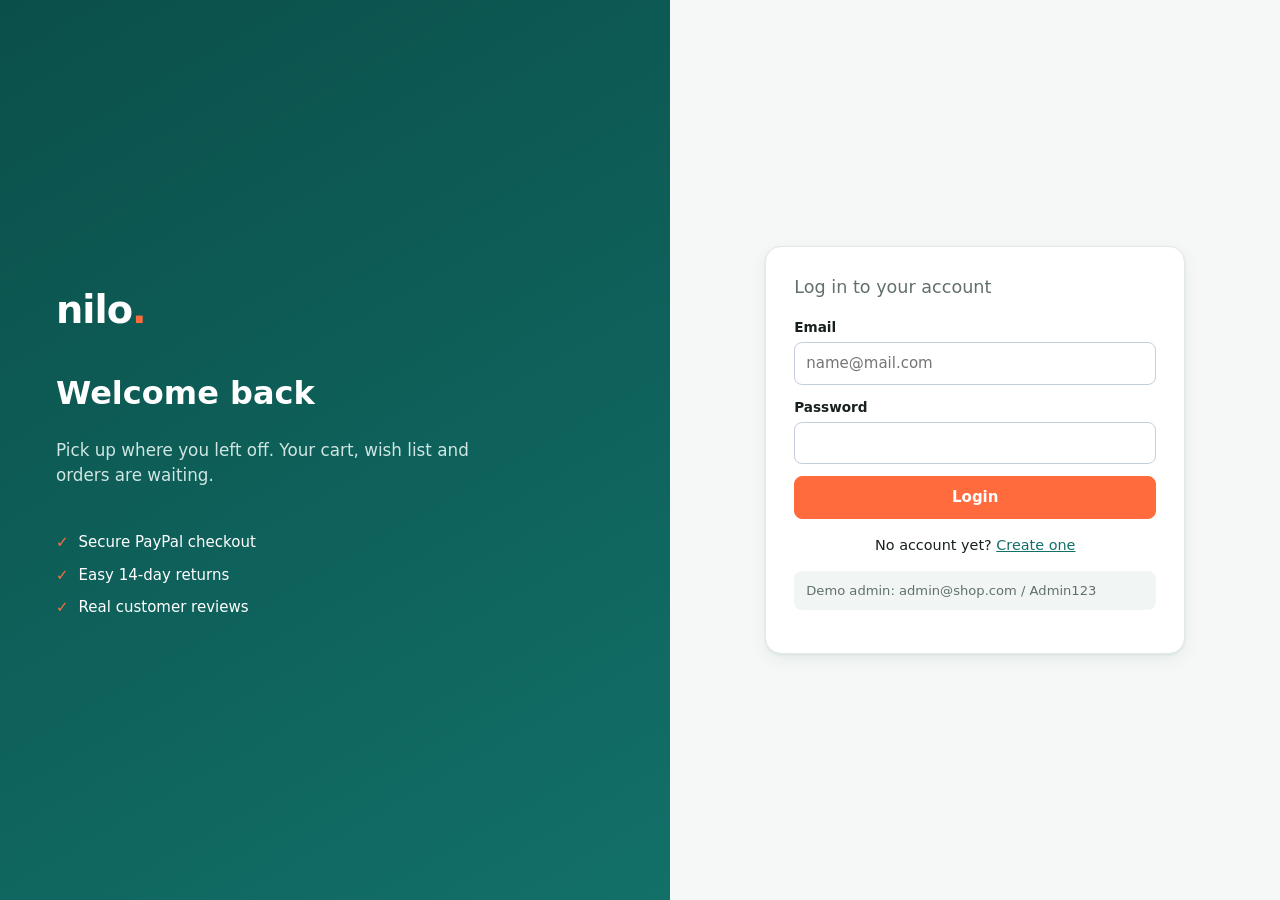
<file: index.html>
<!DOCTYPE html>
<html lang="en">
<head>
  <meta charset="UTF-8" />
  <meta name="viewport" content="width=device-width, initial-scale=1" />
  <title>Nilo</title>
</head>
<body>
  <p>Loading... <a href="login.html">Continue to Nilo</a></p>
  <script>
    // Logged in? Go to your home page. Otherwise go to the login page.
    var target = "login.html";
    try {
      var u = JSON.parse(localStorage.getItem("currentUser"));
      if (u && u.role) target = u.role === "admin" ? "admin-products.html" : "shop.html";
    } catch (e) {}
    location.replace(target);
  </script>
</body>
</html>
</file>
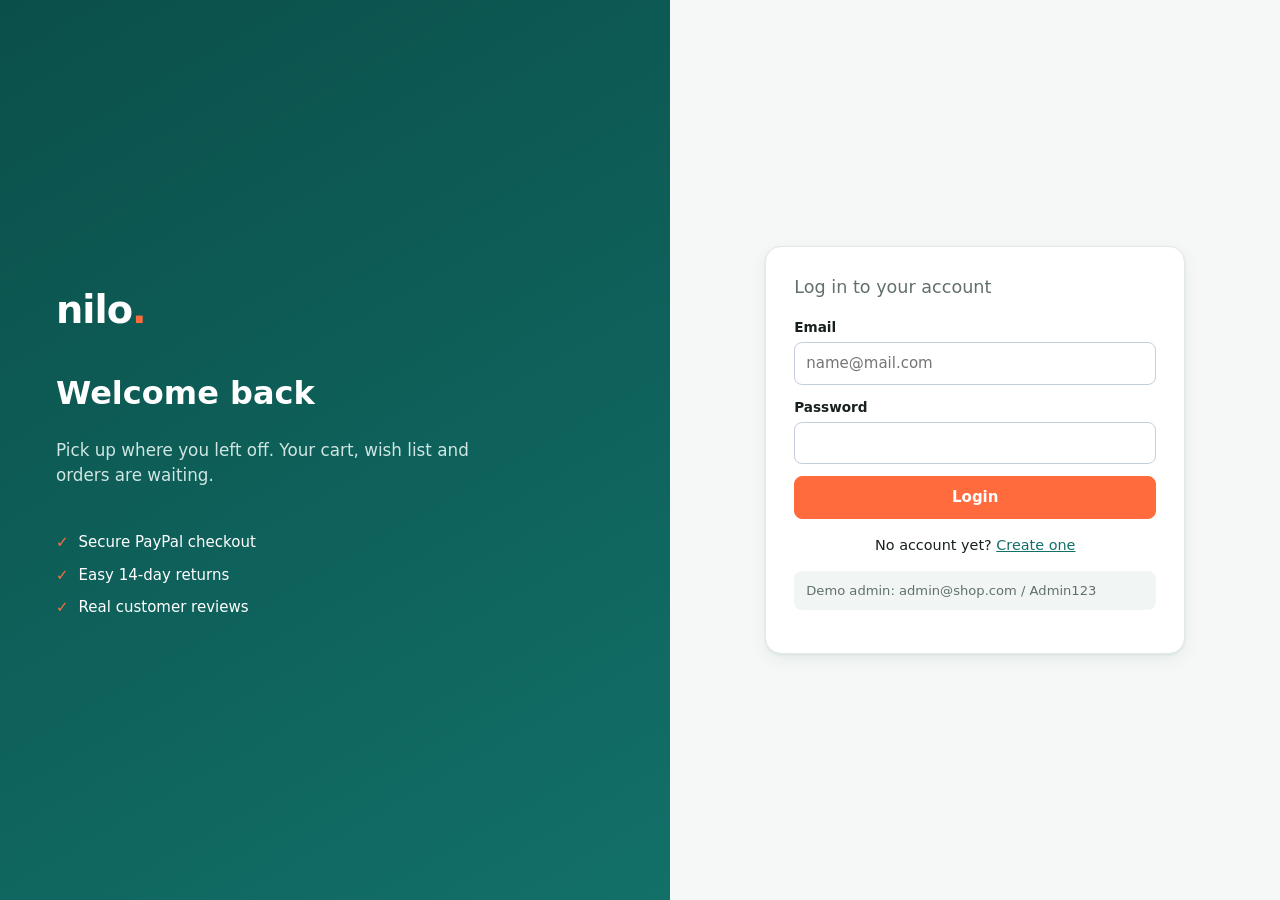
<file: admin-admins.html>
<!DOCTYPE html>
<html lang="en">
<head>
  <meta charset="UTF-8" />
  <meta name="viewport" content="width=device-width, initial-scale=1" />
  <title>Admins · Nilo Admin</title>
  <link rel="icon" href="data:image/svg+xml,%3Csvg xmlns='http://www.w3.org/2000/svg' viewBox='0 0 64 64'%3E%3Crect width='64' height='64' rx='14' fill='%230b4f4a'/%3E%3Ctext x='30' y='45' font-size='40' font-family='Arial' font-weight='700' text-anchor='middle' fill='white'%3En%3C/text%3E%3Ccircle cx='47' cy='43' r='4.5' fill='%23ff6b3d'/%3E%3C/svg%3E" />
  <link rel="stylesheet" href="css/style.css" />
</head>
<body>
  <div id="navbar"></div>
  <main class="container">
    <div class="page-head"><h1>Admins</h1></div>

    <section class="card">
      <h2>Add another admin</h2>
      <form id="admin-form" novalidate>
        <div class="form-grid">
          <div class="field">
            <label for="name">Full name</label>
            <input id="name" />
            <small class="error" id="error-name"></small>
          </div>
          <div class="field">
            <label for="email">Email</label>
            <input id="email" />
            <small class="error" id="error-email"></small>
          </div>
          <div class="field">
            <label for="password">Password</label>
            <input id="password" type="password" autocomplete="new-password" />
            <small class="error" id="error-password"></small>
          </div>
          <div class="field">
            <label for="confirm">Confirm password</label>
            <input id="confirm" type="password" autocomplete="new-password" />
            <small class="error" id="error-confirm"></small>
          </div>
        </div>
        <p id="form-msg" class="msg" style="margin-top:12px"></p>
        <div class="form-actions"><button type="submit" class="btn btn-primary">Add admin</button></div>
      </form>
    </section>

    <div class="table-wrap">
      <table>
        <thead><tr><th>ID</th><th>Name</th><th>Email</th></tr></thead>
        <tbody id="rows"></tbody>
      </table>
    </div>
  </main>

  <script src="js/core/ui.js"></script>
  <script src="js/core/db.js"></script>
  <script src="js/core/auth.js"></script>
  <script src="js/core/validators.js"></script>
  <script src="js/pages/admin-admins.js"></script>
</body>
</html>
</file>
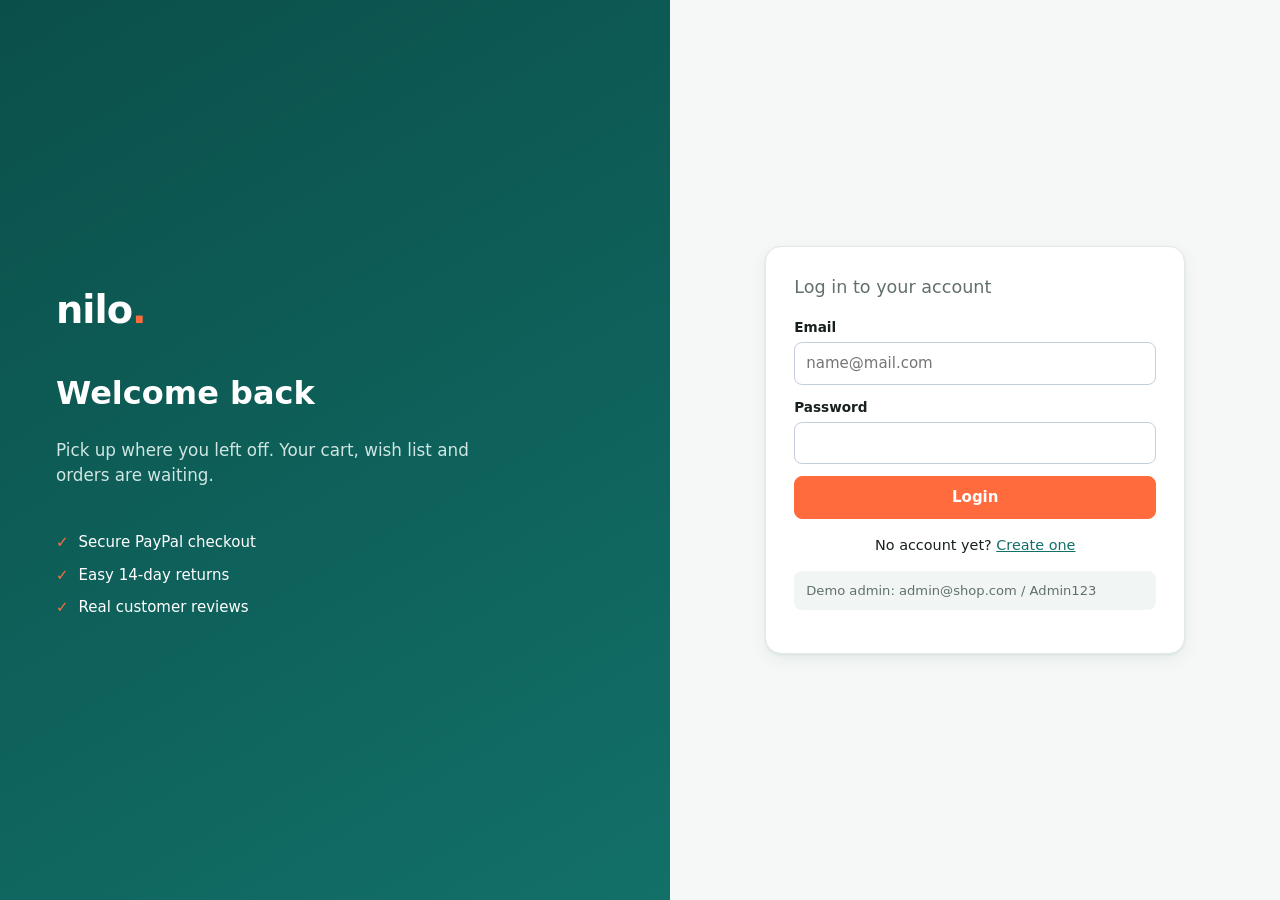
<file: admin-categories.html>
<!DOCTYPE html>
<html lang="en">
<head>
  <meta charset="UTF-8" />
  <meta name="viewport" content="width=device-width, initial-scale=1" />
  <title>Categories · Nilo Admin</title>
  <link rel="icon" href="data:image/svg+xml,%3Csvg xmlns='http://www.w3.org/2000/svg' viewBox='0 0 64 64'%3E%3Crect width='64' height='64' rx='14' fill='%230b4f4a'/%3E%3Ctext x='30' y='45' font-size='40' font-family='Arial' font-weight='700' text-anchor='middle' fill='white'%3En%3C/text%3E%3Ccircle cx='47' cy='43' r='4.5' fill='%23ff6b3d'/%3E%3C/svg%3E" />
  <link rel="stylesheet" href="css/style.css" />
</head>
<body>
  <div id="navbar"></div>
  <main class="container">
    <div class="page-head"><h1>Categories</h1></div>

    <section class="card">
      <h2 id="form-title">Add category</h2>
      <form id="category-form" novalidate>
        <div class="form-grid">
          <div class="field">
            <label for="name">Name</label>
            <input id="name" />
            <small class="error" id="error-name"></small>
          </div>
          <div class="field full">
            <label for="description">Description (optional)</label>
            <textarea id="description"></textarea>
            <small class="error" id="error-description"></small>
          </div>
        </div>
        <p id="error-form" class="msg" style="margin-top:12px"></p>
        <div class="form-actions">
          <button type="submit" class="btn btn-primary" id="save-btn">Save category</button>
          <button type="button" class="btn" id="cancel-btn" hidden>Cancel edit</button>
        </div>
      </form>
    </section>

    <div class="table-wrap">
      <table>
        <thead><tr><th>ID</th><th>Name</th><th>Description</th><th class="num">Products</th><th></th></tr></thead>
        <tbody id="rows"></tbody>
      </table>
    </div>
  </main>

  <script src="js/core/ui.js"></script>
  <script src="js/core/db.js"></script>
  <script src="js/core/auth.js"></script>
  <script src="js/pages/admin-categories.js"></script>
</body>
</html>
</file>
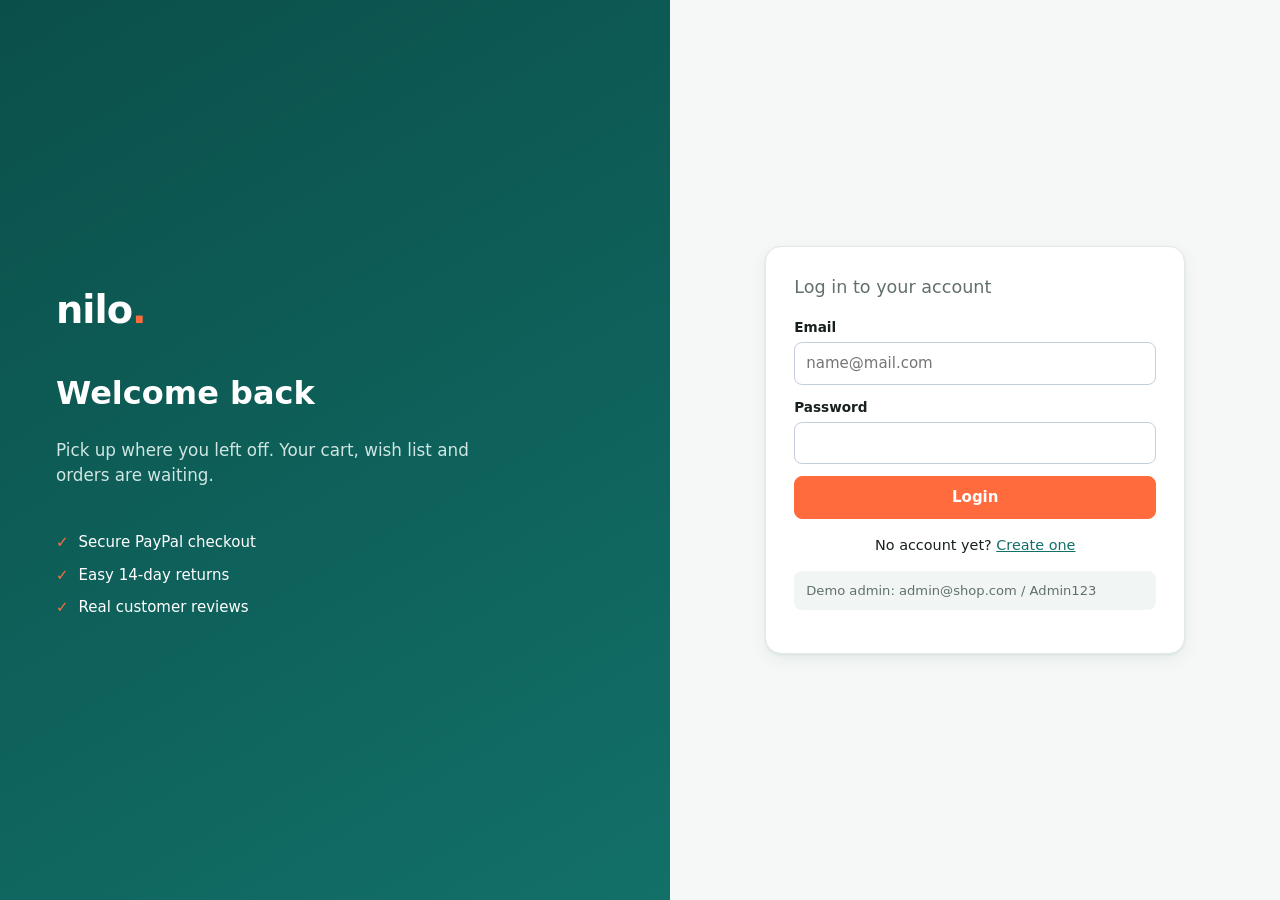
<file: admin-orders.html>
<!DOCTYPE html>
<html lang="en">
<head>
  <meta charset="UTF-8" />
  <meta name="viewport" content="width=device-width, initial-scale=1" />
  <title>Orders · Nilo Admin</title>
  <link rel="icon" href="data:image/svg+xml,%3Csvg xmlns='http://www.w3.org/2000/svg' viewBox='0 0 64 64'%3E%3Crect width='64' height='64' rx='14' fill='%230b4f4a'/%3E%3Ctext x='30' y='45' font-size='40' font-family='Arial' font-weight='700' text-anchor='middle' fill='white'%3En%3C/text%3E%3Ccircle cx='47' cy='43' r='4.5' fill='%23ff6b3d'/%3E%3C/svg%3E" />
  <link rel="stylesheet" href="css/style.css" />
</head>
<body>
  <div id="navbar"></div>
  <main class="container">
    <div class="page-head"><h1>Orders</h1></div>

    <div class="toolbar">
      <select id="status-filter">
        <option value="">All orders</option>
        <option value="pending">Pending</option>
        <option value="confirmed">Confirmed</option>
        <option value="rejected">Rejected</option>
        <option value="return">Return requests</option>
      </select>
    </div>
    <p class="result-count" id="result-count"></p>
    <p id="order-message" class="msg"></p>

    <div id="orders"></div>
    <div class="pager" id="pager"></div>
  </main>

  <script src="js/core/ui.js"></script>
  <script src="js/core/db.js"></script>
  <script src="js/core/auth.js"></script>
  <script src="js/pages/admin-orders.js"></script>
</body>
</html>
</file>
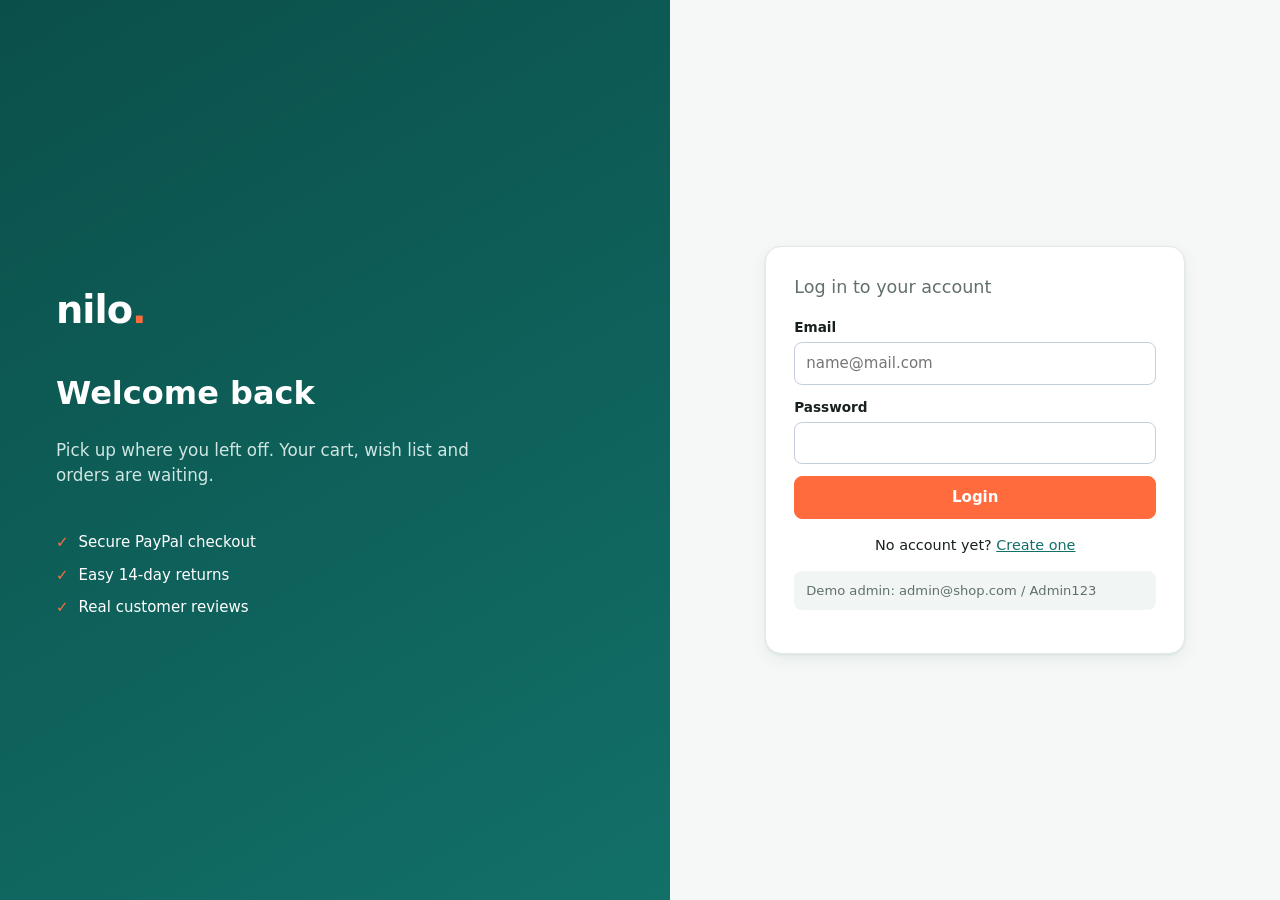
<file: admin-products.html>
<!DOCTYPE html>
<html lang="en">
<head>
  <meta charset="UTF-8" />
  <meta name="viewport" content="width=device-width, initial-scale=1" />
  <title>Products · Nilo Admin</title>
  <link rel="icon" href="data:image/svg+xml,%3Csvg xmlns='http://www.w3.org/2000/svg' viewBox='0 0 64 64'%3E%3Crect width='64' height='64' rx='14' fill='%230b4f4a'/%3E%3Ctext x='30' y='45' font-size='40' font-family='Arial' font-weight='700' text-anchor='middle' fill='white'%3En%3C/text%3E%3Ccircle cx='47' cy='43' r='4.5' fill='%23ff6b3d'/%3E%3C/svg%3E" />
  <link rel="stylesheet" href="css/style.css" />
</head>
<body>
  <div id="navbar"></div>
  <main class="container">
    <div class="page-head"><h1>Products</h1></div>

    <section class="card" id="form-card">
      <h2 id="form-title">Add product</h2>
      <form id="product-form" novalidate>
        <div class="form-grid">
          <div class="field">
            <label for="name">Name</label>
            <input id="name" />
            <small class="error" id="error-name"></small>
          </div>
          <div class="field">
            <label for="categoryId">Category</label>
            <select id="categoryId"></select>
            <small class="error" id="error-categoryId"></small>
          </div>
          <div class="field">
            <label for="price">Price (USD)</label>
            <input id="price" type="number" step="0.01" />
            <small class="error" id="error-price"></small>
          </div>
          <div class="field">
            <label for="stock">Stock quantity</label>
            <input id="stock" type="number" step="1" />
            <small class="error" id="error-stock"></small>
          </div>
          <div class="field full">
            <label for="image">Image link</label>
            <input id="image" placeholder="https://..." />
            <small class="error" id="error-image"></small>
          </div>
          <div class="field full">
            <label for="description">Description</label>
            <textarea id="description"></textarea>
            <small class="error" id="error-description"></small>
          </div>
        </div>
        <div class="form-actions">
          <button type="submit" class="btn btn-primary" id="save-btn">Save product</button>
          <button type="button" class="btn" id="cancel-btn" hidden>Cancel edit</button>
        </div>
      </form>
    </section>

    <div class="toolbar">
      <input id="search" class="grow" type="search" placeholder="Search products by name" />
      <select id="filter-category"></select>
    </div>
    <p class="result-count" id="result-count"></p>

    <div class="table-wrap">
      <table>
        <thead>
          <tr>
            <th>ID</th><th>Image</th><th>Product</th><th>Category</th>
            <th class="num">Price</th><th class="num">Stock</th><th>Rating</th><th></th>
          </tr>
        </thead>
        <tbody id="rows"></tbody>
      </table>
    </div>
    <div class="pager" id="pager"></div>
  </main>

  <script src="js/core/ui.js"></script>
  <script src="js/core/db.js"></script>
  <script src="js/core/auth.js"></script>
  <script src="js/core/validators.js"></script>
  <script src="js/components/reviews.js"></script>
  <script src="js/pages/admin-products.js"></script>
</body>
</html>
</file>
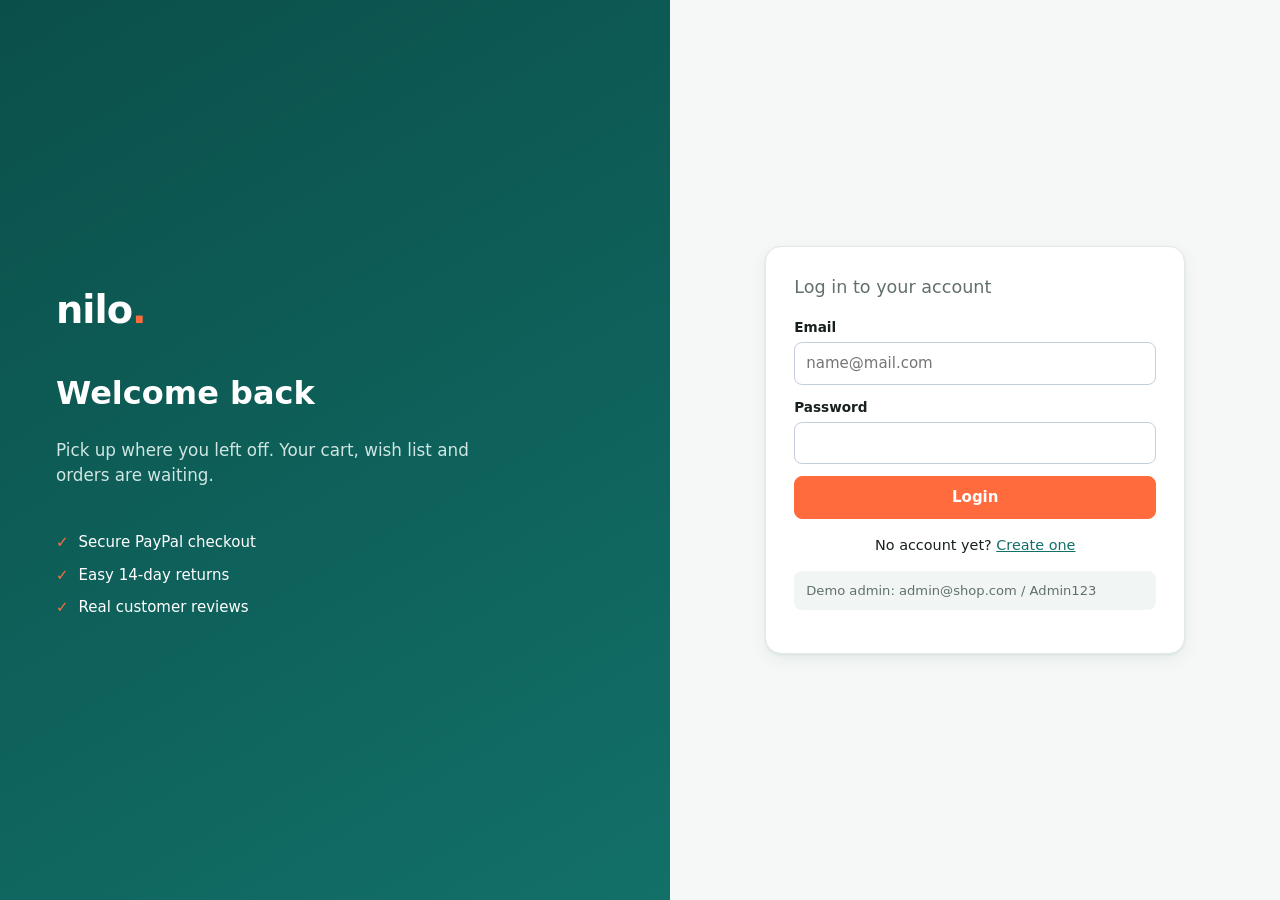
<file: cart.html>
<!DOCTYPE html>
<html lang="en">
<head>
  <meta charset="UTF-8" />
  <meta name="viewport" content="width=device-width, initial-scale=1" />
  <title>Cart · Nilo</title>
  <link rel="icon" href="data:image/svg+xml,%3Csvg xmlns='http://www.w3.org/2000/svg' viewBox='0 0 64 64'%3E%3Crect width='64' height='64' rx='14' fill='%230b4f4a'/%3E%3Ctext x='30' y='45' font-size='40' font-family='Arial' font-weight='700' text-anchor='middle' fill='white'%3En%3C/text%3E%3Ccircle cx='47' cy='43' r='4.5' fill='%23ff6b3d'/%3E%3C/svg%3E" />
  <link rel="stylesheet" href="css/style.css" />
</head>
<body>
  <div id="navbar"></div>
  <main class="container">
    <div class="page-head"><h1>My cart</h1></div>
    <p id="cart-message" class="msg"></p>

    <section class="card" id="cart-card">
      <div id="items"></div>
      <div class="cart-total" id="total"></div>
    </section>

    <section id="checkout" hidden>
      <h2>Payment</h2>
      <div class="checkout">
        <div class="pay-box">
          <h3>Pay now with PayPal</h3>
          <p class="muted">Secure sandbox payment. The order still waits for admin confirmation.</p>
          <div id="paypal-buttons"></div>
        </div>
        <div class="pay-box">
          <h3>Pay on delivery</h3>
          <p class="muted">Place the order now and pay when it arrives.</p>
          <button class="btn btn-primary btn-block" id="place-order">Place order</button>
        </div>
      </div>
    </section>
  </main>

  <script src="js/core/config.js"></script>
  <script src="js/core/ui.js"></script>
  <script src="js/core/db.js"></script>
  <script src="js/core/auth.js"></script>
  <script src="js/pages/cart.js"></script>
</body>
</html>
</file>
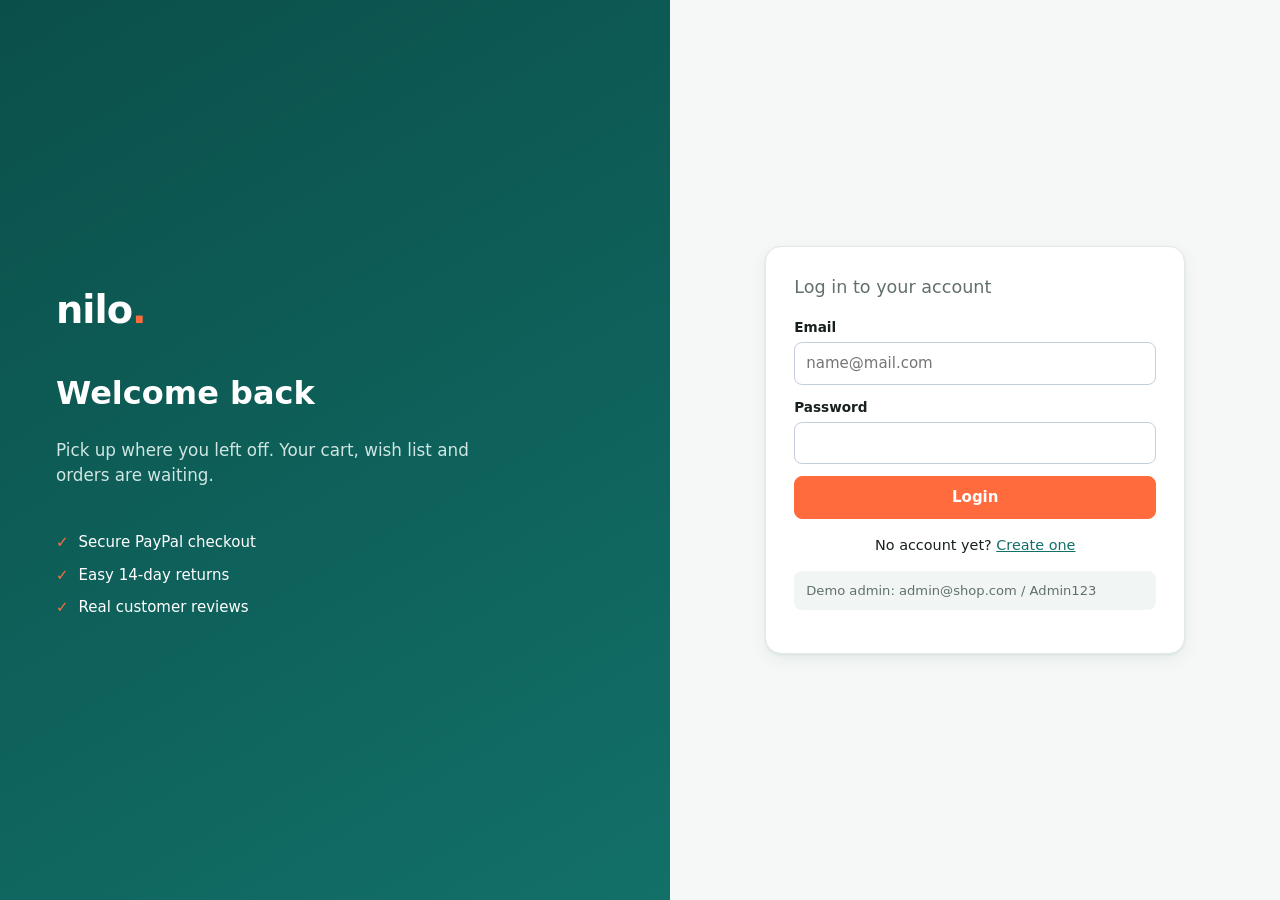
<file: login.html>
<!DOCTYPE html>
<html lang="en">
<head>
  <meta charset="UTF-8" />
  <meta name="viewport" content="width=device-width, initial-scale=1" />
  <title>Login · Nilo</title>
  <link rel="icon" href="data:image/svg+xml,%3Csvg xmlns='http://www.w3.org/2000/svg' viewBox='0 0 64 64'%3E%3Crect width='64' height='64' rx='14' fill='%230b4f4a'/%3E%3Ctext x='30' y='45' font-size='40' font-family='Arial' font-weight='700' text-anchor='middle' fill='white'%3En%3C/text%3E%3Ccircle cx='47' cy='43' r='4.5' fill='%23ff6b3d'/%3E%3C/svg%3E" />
  <link rel="stylesheet" href="css/style.css" />
</head>
<body class="auth-page">
  <main class="auth-wrap">
    <section class="auth-side">
      <div class="auth-logo">nilo<span>.</span></div>
      <h2>Welcome back</h2>
      <p>Pick up where you left off. Your cart, wish list and orders are waiting.</p>
      <ul class="perks"><li>Secure PayPal checkout</li><li>Easy 14-day returns</li><li>Real customer reviews</li></ul>
    </section>
    <section class="auth-main">
    <div class="auth-card">
      <h1 class="auth-brand">nilo<span>.</span></h1>
      <h2>Log in to your account</h2>
      <p id="success-msg" class="msg"></p>

      <form id="login-form" novalidate>
        <div class="field">
          <label for="email">Email</label>
          <input id="email" autocomplete="email" placeholder="name@mail.com" />
          <small class="error" id="error-email"></small>
        </div>
        <div class="field">
          <label for="password">Password</label>
          <input id="password" type="password" autocomplete="current-password" />
          <small class="error" id="error-password"></small>
        </div>
        <p id="error-form" class="msg"></p>
        <button type="submit" class="btn btn-accent btn-block">Login</button>
      </form>

      <p class="auth-foot">No account yet? <a href="register.html">Create one</a></p>
      <p class="hint">Demo admin: admin@shop.com / Admin123</p>
    </div>
    </section>
  </main>

  <script src="js/core/ui.js"></script>
  <script src="js/core/db.js"></script>
  <script src="js/pages/login.js"></script>
</body>
</html>
</file>
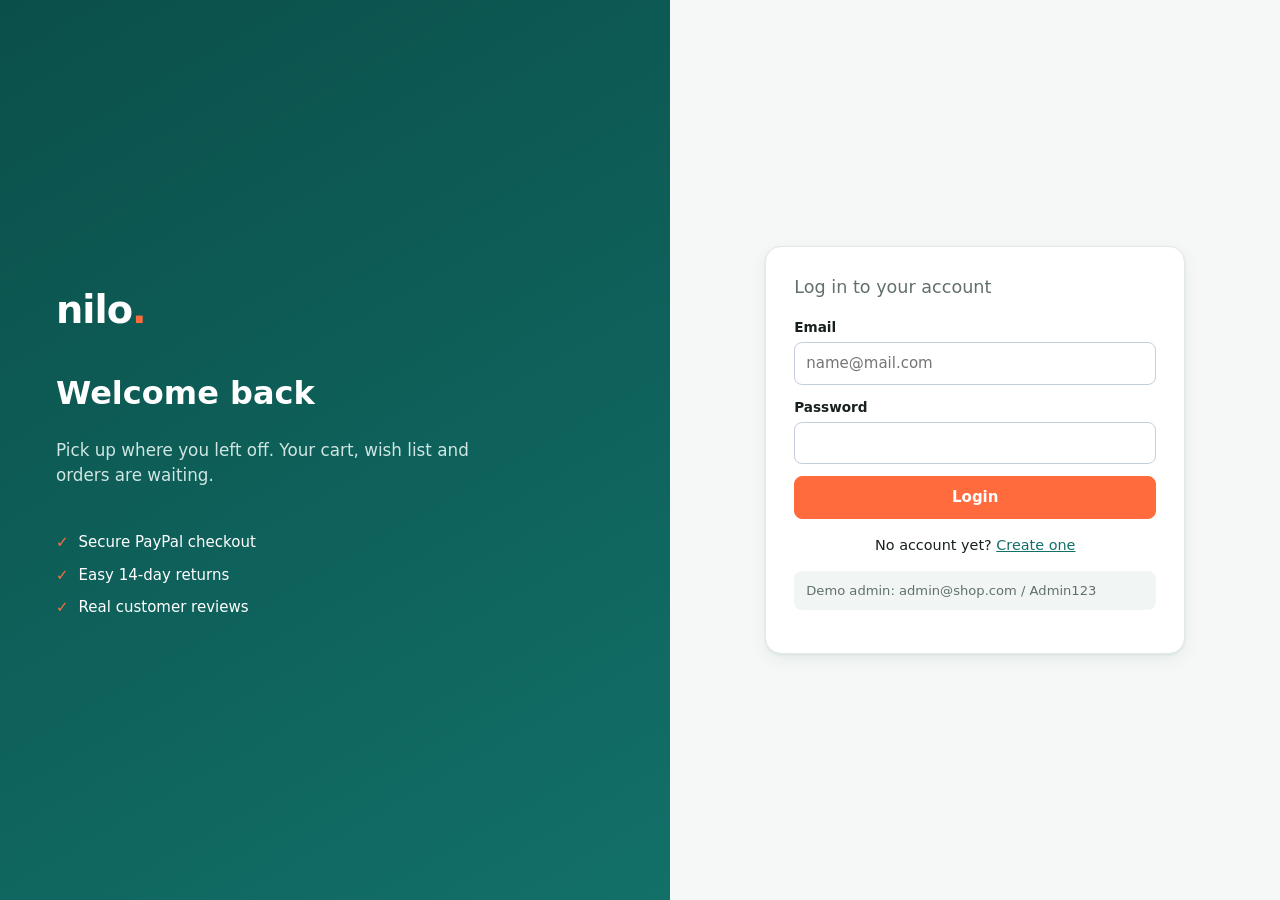
<file: orders.html>
<!DOCTYPE html>
<html lang="en">
<head>
  <meta charset="UTF-8" />
  <meta name="viewport" content="width=device-width, initial-scale=1" />
  <title>My orders · Nilo</title>
  <link rel="icon" href="data:image/svg+xml,%3Csvg xmlns='http://www.w3.org/2000/svg' viewBox='0 0 64 64'%3E%3Crect width='64' height='64' rx='14' fill='%230b4f4a'/%3E%3Ctext x='30' y='45' font-size='40' font-family='Arial' font-weight='700' text-anchor='middle' fill='white'%3En%3C/text%3E%3Ccircle cx='47' cy='43' r='4.5' fill='%23ff6b3d'/%3E%3C/svg%3E" />
  <link rel="stylesheet" href="css/style.css" />
</head>
<body>
  <div id="navbar"></div>
  <main class="container">
    <div class="page-head"><h1>My orders</h1></div>
    <p id="success-msg" class="msg"></p>
    <div id="orders"></div>
  </main>

  <dialog class="modal" id="return-dialog">
    <form class="modal-body" id="return-form" novalidate>
      <h2>Request a return</h2>
      <p class="muted" id="return-label"></p>
      <div class="field">
        <label for="return-reason">Reason</label>
        <select id="return-reason">
          <option value="">Choose a reason</option>
          <option>Item damaged</option>
          <option>Wrong item received</option>
          <option>Not as described</option>
          <option>Changed my mind</option>
          <option>Other</option>
        </select>
        <small class="error" id="error-reason"></small>
      </div>
      <div class="field">
        <label for="return-note">Details (optional, required for "Other")</label>
        <textarea id="return-note" maxlength="300"></textarea>
        <small class="error" id="error-note"></small>
      </div>
      <p class="msg" id="return-message"></p>
      <div class="form-actions">
        <button type="submit" class="btn btn-primary">Send request</button>
        <button type="button" class="btn" id="return-cancel">Cancel</button>
      </div>
    </form>
  </dialog>

  <script src="js/core/ui.js"></script>
  <script src="js/core/db.js"></script>
  <script src="js/core/auth.js"></script>
  <script src="js/core/validators.js"></script>
  <script src="js/components/reviews.js"></script>
  <script src="js/pages/orders.js"></script>
</body>
</html>
</file>
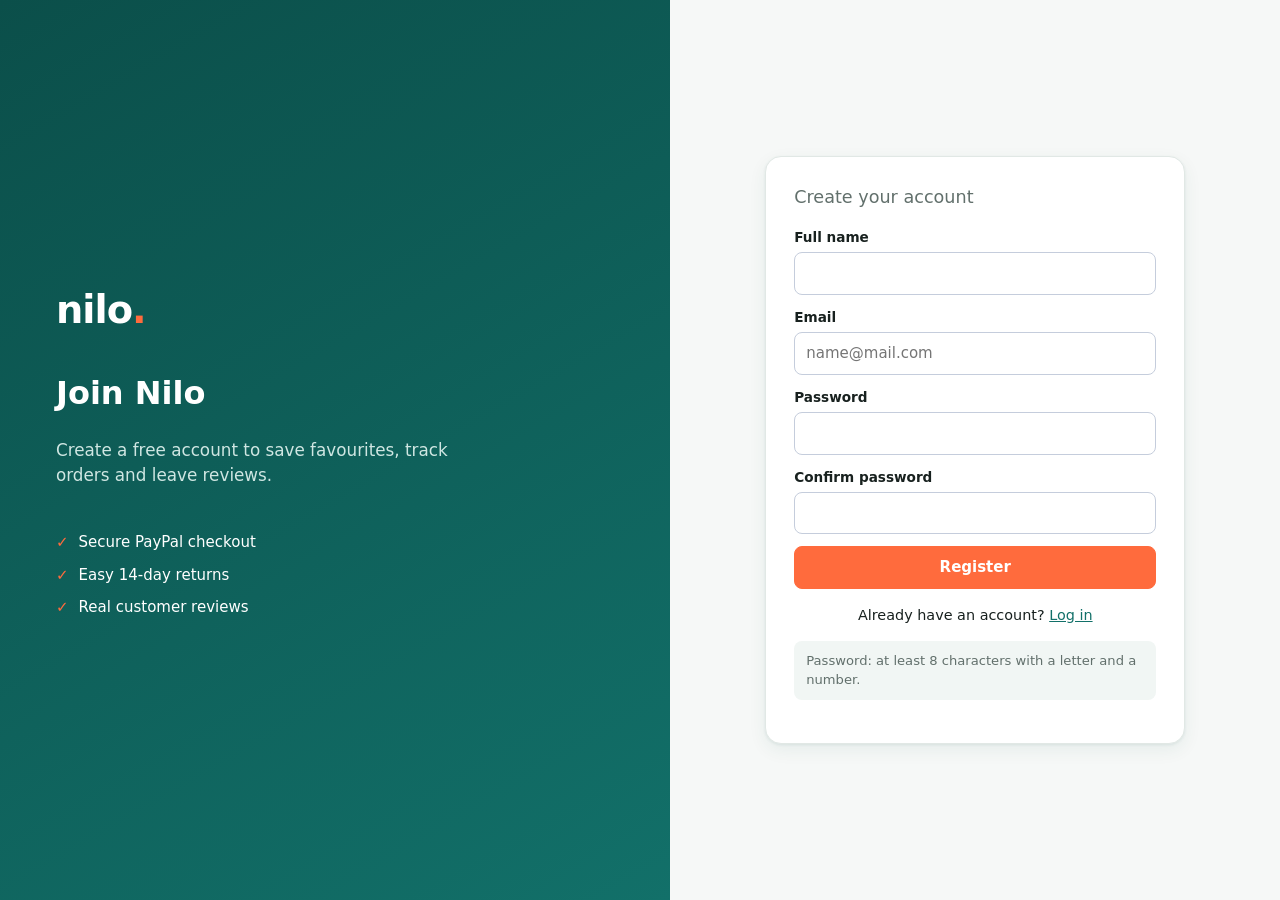
<file: register.html>
<!DOCTYPE html>
<html lang="en">
<head>
  <meta charset="UTF-8" />
  <meta name="viewport" content="width=device-width, initial-scale=1" />
  <title>Create account · Nilo</title>
  <link rel="icon" href="data:image/svg+xml,%3Csvg xmlns='http://www.w3.org/2000/svg' viewBox='0 0 64 64'%3E%3Crect width='64' height='64' rx='14' fill='%230b4f4a'/%3E%3Ctext x='30' y='45' font-size='40' font-family='Arial' font-weight='700' text-anchor='middle' fill='white'%3En%3C/text%3E%3Ccircle cx='47' cy='43' r='4.5' fill='%23ff6b3d'/%3E%3C/svg%3E" />
  <link rel="stylesheet" href="css/style.css" />
</head>
<body class="auth-page">
  <main class="auth-wrap">
    <section class="auth-side">
      <div class="auth-logo">nilo<span>.</span></div>
      <h2>Join Nilo</h2>
      <p>Create a free account to save favourites, track orders and leave reviews.</p>
      <ul class="perks"><li>Secure PayPal checkout</li><li>Easy 14-day returns</li><li>Real customer reviews</li></ul>
    </section>
    <section class="auth-main">
    <div class="auth-card">
      <h1 class="auth-brand">nilo<span>.</span></h1>
      <h2>Create your account</h2>

      <form id="register-form" novalidate>
        <div class="field">
          <label for="name">Full name</label>
          <input id="name" autocomplete="name" />
          <small class="error" id="error-name"></small>
        </div>
        <div class="field">
          <label for="email">Email</label>
          <input id="email" autocomplete="email" placeholder="name@mail.com" />
          <small class="error" id="error-email"></small>
        </div>
        <div class="field">
          <label for="password">Password</label>
          <input id="password" type="password" autocomplete="new-password" />
          <small class="error" id="error-password"></small>
        </div>
        <div class="field">
          <label for="confirm">Confirm password</label>
          <input id="confirm" type="password" autocomplete="new-password" />
          <small class="error" id="error-confirm"></small>
        </div>
        <p id="error-form" class="msg"></p>
        <button type="submit" class="btn btn-accent btn-block">Register</button>
      </form>

      <p class="auth-foot">Already have an account? <a href="login.html">Log in</a></p>
      <p class="hint">Password: at least 8 characters with a letter and a number.</p>
    </div>
    </section>
  </main>

  <script src="js/core/ui.js"></script>
  <script src="js/core/db.js"></script>
  <script src="js/core/validators.js"></script>
  <script src="js/pages/register.js"></script>
</body>
</html>
</file>
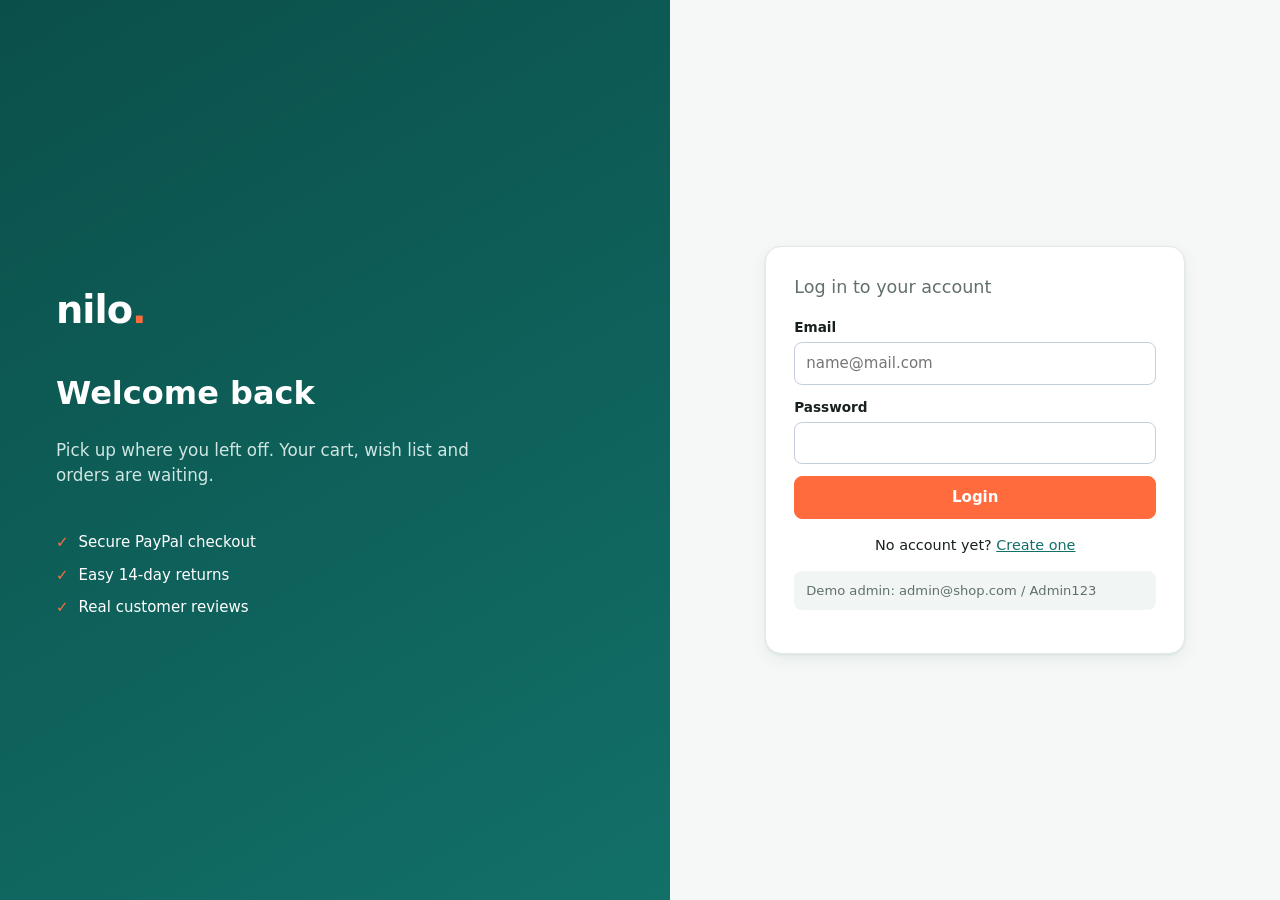
<file: shop.html>
<!DOCTYPE html>
<html lang="en">
<head>
  <meta charset="UTF-8" />
  <meta name="viewport" content="width=device-width, initial-scale=1" />
  <title>Shop · Nilo</title>
  <link rel="icon" href="data:image/svg+xml,%3Csvg xmlns='http://www.w3.org/2000/svg' viewBox='0 0 64 64'%3E%3Crect width='64' height='64' rx='14' fill='%230b4f4a'/%3E%3Ctext x='30' y='45' font-size='40' font-family='Arial' font-weight='700' text-anchor='middle' fill='white'%3En%3C/text%3E%3Ccircle cx='47' cy='43' r='4.5' fill='%23ff6b3d'/%3E%3C/svg%3E" />
  <link rel="stylesheet" href="css/style.css" />
</head>
<body>
  <div id="navbar"></div>
  <main class="container">
    <section class="hero">
      <span class="hero-tag">New arrivals</span>
      <h1>Everything you need, in one place.</h1>
      <p>Browse the catalogue, save favourites and check out in seconds.</p>
    </section>

    <div class="toolbar">
      <input id="search" class="grow" type="search" placeholder="Search by name" aria-label="Search by name" />
      <select id="category-filter" aria-label="Category"></select>
      <input id="min-price" type="number" min="0" placeholder="Min price" aria-label="Minimum price" style="width:120px" />
      <input id="max-price" type="number" min="0" placeholder="Max price" aria-label="Maximum price" style="width:120px" />
      <select id="sort" aria-label="Sort">
        <option value="">Sort by</option>
        <option value="price-asc">Price: low to high</option>
        <option value="price-desc">Price: high to low</option>
        <option value="rating">Best rated</option>
        <option value="name">Name A-Z</option>
      </select>
      <button class="btn" id="clear-filters">Clear</button>
    </div>
    <p class="result-count" id="result-count"></p>

    <div class="grid" id="products"></div>
    <div class="pager" id="pager"></div>
  </main>

  <script src="js/core/ui.js"></script>
  <script src="js/core/db.js"></script>
  <script src="js/core/auth.js"></script>
  <script src="js/components/cart-controls.js"></script>
  <script src="js/core/validators.js"></script>
  <script src="js/components/reviews.js"></script>
  <script src="js/pages/shop.js"></script>
</body>
</html>
</file>
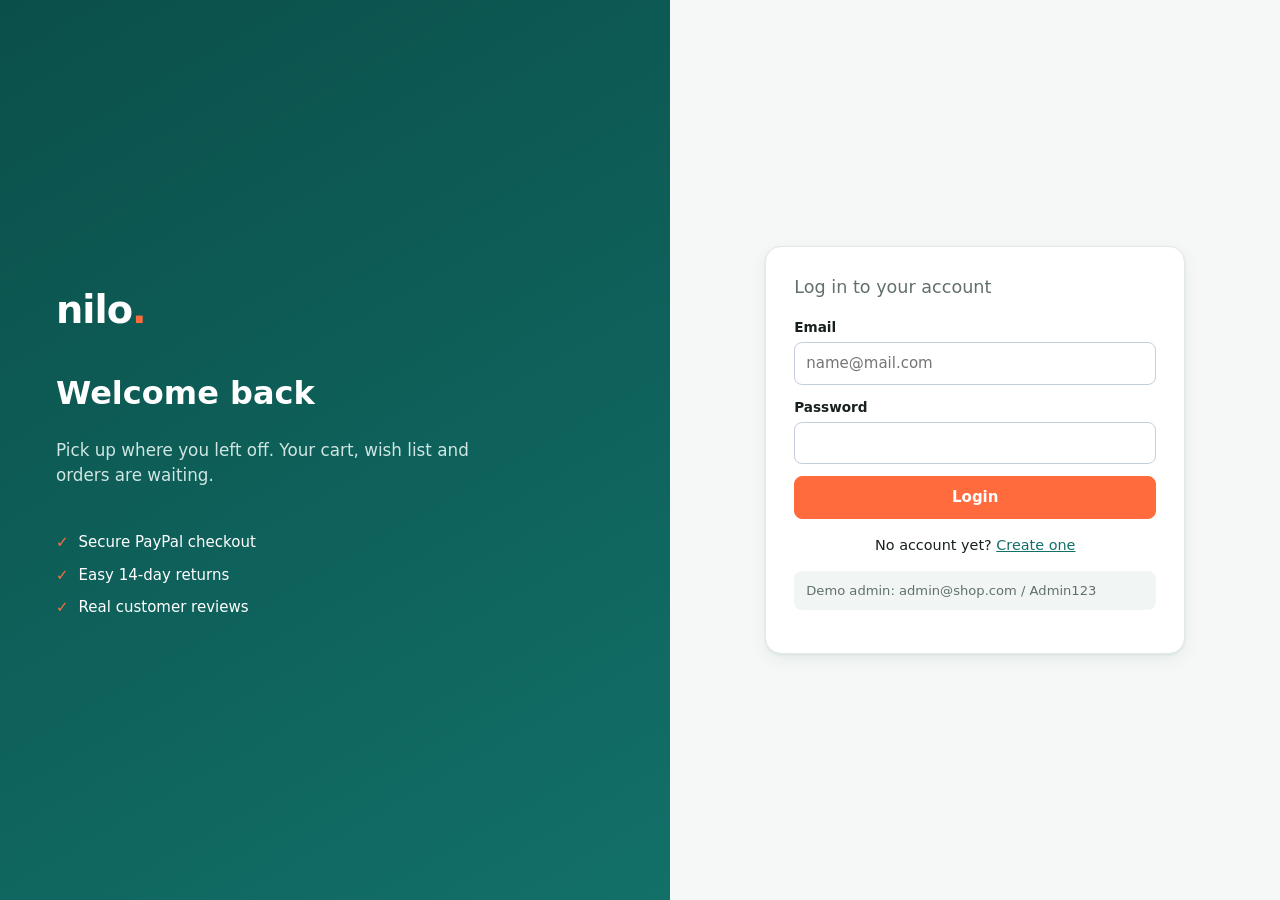
<file: wishlist.html>
<!DOCTYPE html>
<html lang="en">
<head>
  <meta charset="UTF-8" />
  <meta name="viewport" content="width=device-width, initial-scale=1" />
  <title>Wish list · Nilo</title>
  <link rel="icon" href="data:image/svg+xml,%3Csvg xmlns='http://www.w3.org/2000/svg' viewBox='0 0 64 64'%3E%3Crect width='64' height='64' rx='14' fill='%230b4f4a'/%3E%3Ctext x='30' y='45' font-size='40' font-family='Arial' font-weight='700' text-anchor='middle' fill='white'%3En%3C/text%3E%3Ccircle cx='47' cy='43' r='4.5' fill='%23ff6b3d'/%3E%3C/svg%3E" />
  <link rel="stylesheet" href="css/style.css" />
</head>
<body>
  <div id="navbar"></div>
  <main class="container">
    <div class="page-head"><h1>My wish list</h1></div>
    <div class="grid" id="items"></div>
  </main>

  <script src="js/core/ui.js"></script>
  <script src="js/core/db.js"></script>
  <script src="js/core/auth.js"></script>
  <script src="js/components/cart-controls.js"></script>
  <script src="js/pages/wishlist.js"></script>
</body>
</html>
</file>
<file: css/style.css>
/* Nilo - hand-written styles (no frameworks, no themes). */
:root {
  --ink: #0b4f4a; --ink-2: #127069; --accent: #ff6b3d; --accent-dark: #e65424;
  --bg: #f6f8f7; --card: #fff; --line: #e1e8e5; --text: #18211f; --muted: #62706c;
  --ok: #157f4b; --ok-bg: #e3f6ec; --warn: #a15c00; --warn-bg: #fff1d6;
  --bad: #b42318; --bad-bg: #fde8e6; --info: #1d4ed8; --info-bg: #e6edff;
  --radius: 12px; --shadow: 0 1px 3px rgba(11,79,74,.08), 0 6px 18px rgba(11,79,74,.07);
}
* { box-sizing: border-box; }
[hidden] { display: none !important; }
body { min-height: 100vh; display: flex; flex-direction: column; margin: 0; font: 15px/1.5 "Segoe UI", system-ui, -apple-system, Roboto, Arial, sans-serif; background: var(--bg); color: var(--text); }
a { color: var(--ink-2); }
h1, h2, h3 { line-height: 1.25; margin: 0 0 .5rem; }
.muted { color: var(--muted); }

/* ---------- top bar ---------- */
#navbar { position: sticky; top: 0; z-index: 20; }
.topbar { background: #fff; color: var(--text); border-bottom: 1px solid var(--line); box-shadow: 0 2px 10px rgba(11,79,74,.05); }
.topbar-inner { max-width: 1180px; margin: 0 auto; padding: 10px 20px; display: flex; align-items: center; gap: 24px; flex-wrap: wrap; }
.brand { font-weight: 800; font-size: 1.6rem; color: var(--ink); text-decoration: none; letter-spacing: -.5px; line-height: 1; }
.brand span { color: var(--accent); }
.menu { display: flex; gap: 4px; flex: 1; flex-wrap: wrap; }
.menu a { color: #3b4b47; text-decoration: none; padding: 8px 14px; border-radius: 999px; font-weight: 600; }
.menu a:hover { background: #eaf3f1; color: var(--ink); }
.menu a.active { background: var(--ink); color: #fff; }
.badge-count { background: var(--accent); color: #fff; border-radius: 999px; font-size: .72rem; font-weight: 700; padding: 1px 7px; margin-left: 6px; }
.user { display: flex; align-items: center; gap: 12px; font-size: .9rem; color: var(--muted); }

/* ---------- layout ---------- */
.container { max-width: 1180px; width: 100%; margin: 0 auto; padding: 24px 20px 40px; flex: 1; }
.page-head { display: flex; justify-content: space-between; align-items: center; gap: 12px; flex-wrap: wrap; margin-bottom: 18px; }
.page-head h1 { margin: 0; font-size: 1.6rem; }
.card { background: var(--card); border: 1px solid var(--line); border-radius: var(--radius); box-shadow: var(--shadow); padding: 20px; margin-bottom: 20px; }
.card h2 { font-size: 1.15rem; }
.empty { text-align: center; color: var(--muted); padding: 40px 16px; background: #fff; border: 1px dashed #c5cddc; border-radius: var(--radius); }

/* ---------- buttons ---------- */
.btn { font: inherit; font-weight: 600; padding: 9px 16px; border-radius: 8px; border: 1px solid var(--line); background: #fff; color: var(--text); cursor: pointer; transition: .15s; }
.btn:hover:not(:disabled) { border-color: #aab4c8; background: #f8f9fc; }
.btn:disabled { opacity: .5; cursor: not-allowed; }
.btn-primary { background: var(--ink); border-color: var(--ink); color: #fff; }
.btn-primary:hover:not(:disabled) { background: var(--ink-2); border-color: var(--ink-2); }
.btn-accent { background: var(--accent); border-color: var(--accent); color: #fff; }
.btn-accent:hover:not(:disabled) { background: var(--accent-dark); border-color: var(--accent-dark); }
.btn-danger { color: var(--bad); border-color: #f0b9b4; }
.btn-danger:hover:not(:disabled) { background: var(--bad-bg); border-color: var(--bad); }
.btn-ghost { background: transparent; border-color: var(--line); color: var(--text); }
.btn-ghost:hover:not(:disabled) { background: #eaf3f1; border-color: var(--ink-2); }
.btn-sm { padding: 5px 10px; font-size: .85rem; }
.btn-block { width: 100%; }
.btn-wish.on { color: var(--bad); border-color: var(--bad); }
.link-btn { background: none; border: 0; padding: 0; font: inherit; color: var(--ink-2); cursor: pointer; text-decoration: underline; }

/* ---------- forms ---------- */
.form-grid { display: grid; grid-template-columns: repeat(auto-fit, minmax(220px, 1fr)); gap: 14px 18px; }
.field { display: flex; flex-direction: column; gap: 5px; margin-bottom: 12px; }
.form-grid .field { margin-bottom: 0; }
.field.full { grid-column: 1 / -1; }
.field label { font-size: .85rem; font-weight: 600; }
input, select, textarea { font: inherit; padding: 9px 11px; border: 1px solid #c5cddc; border-radius: 8px; background: #fff; color: var(--text); width: 100%; }
textarea { resize: vertical; min-height: 84px; }
input:focus, select:focus, textarea:focus { outline: 3px solid rgba(244,161,0,.4); outline-offset: 1px; border-color: var(--accent); }
.btn:focus-visible, a:focus-visible { outline: 3px solid rgba(244,161,0,.6); outline-offset: 2px; }
.error { color: var(--bad); font-size: .82rem; }
.error:empty { display: none; }
.field:has(.error:not(:empty)) :is(input, select, textarea) { border-color: var(--bad); background: #fff8f7; }
.form-actions { display: flex; gap: 10px; margin-top: 14px; flex-wrap: wrap; }
.msg:empty { display: none; }
.msg { margin: 0 0 14px; padding: 10px 14px; border-radius: 8px; font-weight: 500; }
.msg.ok { background: var(--ok-bg); color: var(--ok); }
.msg.err { background: var(--bad-bg); color: var(--bad); }

/* ---------- toolbar ---------- */
.toolbar { display: flex; gap: 10px; flex-wrap: wrap; align-items: center; margin-bottom: 14px; }
.toolbar input, .toolbar select { width: auto; min-width: 140px; }
.toolbar .grow { flex: 1; min-width: 200px; }
.result-count { color: var(--muted); font-size: .9rem; margin: 0 0 14px; }

/* ---------- product grid ---------- */
.grid { display: grid; grid-template-columns: repeat(auto-fill, minmax(230px, 1fr)); gap: 18px; }
.product { background: #fff; border: 1px solid var(--line); border-radius: 14px; overflow: hidden; display: flex; flex-direction: column; transition: .2s; }
.product:hover { box-shadow: var(--shadow); transform: translateY(-2px); }
.product .thumb { aspect-ratio: 1; background: #eef3f1; display: flex; align-items: center; justify-content: center; }
.product .thumb img { max-width: 100%; max-height: 100%; object-fit: contain; }
.product .body { padding: 14px; display: flex; flex-direction: column; gap: 6px; flex: 1; }
.product h3 { font-size: 1rem; margin: 0; }
.cat { font-size: .75rem; color: var(--muted); text-transform: uppercase; letter-spacing: .6px; }
.price { font-size: 1.25rem; font-weight: 800; color: var(--ink); }
.stock-ok { color: var(--ok); } .stock-low { color: var(--warn); } .stock-out { color: var(--bad); }
.product .actions { margin-top: auto; display: flex; gap: 8px; flex-wrap: wrap; padding-top: 8px; }
.product .actions .btn { flex: 1; white-space: nowrap; }
.stars { color: var(--accent); letter-spacing: 1px; white-space: nowrap; }
.stars .off { color: #d3d8e4; }
.rating-line { font-size: .85rem; text-align: left; text-decoration: none; }
.rating-line:hover { text-decoration: underline; }

.cart-info { min-height: 26px; }
.in-cart { display: inline-block; font-size: .82rem; color: var(--ink); background: #e3f1ee; border-radius: 6px; padding: 3px 9px; }
.stepper { display: flex; align-items: center; justify-content: space-between; gap: 4px; flex: 1; border: 1px solid var(--accent); border-radius: 8px; padding: 2px; }
.product .actions .stepper .btn { flex: none; width: 34px; padding: 3px 0; border: 0; background: var(--accent); color: #fff; font-size: 1.1rem; line-height: 1.2; }
.product .actions .stepper .btn:hover:not(:disabled) { background: var(--accent-dark); }
.product .actions .stepper .btn:disabled { background: #f6c9b9; }
.stepper-qty { font-weight: 800; min-width: 28px; text-align: center; }
@keyframes bump { 0% { transform: scale(1); } 40% { transform: scale(1.5); } 100% { transform: scale(1); } }
.badge-count.bump { animation: bump .35s ease; }

/* ---------- tables ---------- */
.table-wrap { background: #fff; border: 1px solid var(--line); border-radius: var(--radius); overflow-x: auto; box-shadow: var(--shadow); }
table { width: 100%; border-collapse: collapse; }
th, td { padding: 11px 14px; text-align: left; border-bottom: 1px solid var(--line); vertical-align: middle; }
th { background: #f1f6f4; font-size: .78rem; text-transform: uppercase; letter-spacing: .4px; color: var(--muted); white-space: nowrap; }
tbody tr:last-child td { border-bottom: 0; }
tbody tr:hover { background: #f8fbfa; }
td.num, th.num { text-align: right; }
.row-thumb { width: 46px; height: 46px; object-fit: cover; border-radius: 6px; background: #eef3f1; border: 1px solid var(--line); display: block; }
.row-actions { white-space: nowrap; text-align: right; }
.clamp { max-width: 340px; overflow: hidden; text-overflow: ellipsis; white-space: nowrap; font-size: .85rem; color: var(--muted); }

/* ---------- badges ---------- */
.badges { display: flex; gap: 6px; flex-wrap: wrap; }
.badge { display: inline-block; padding: 2px 10px; border-radius: 999px; font-size: .74rem; font-weight: 700; letter-spacing: .3px; text-transform: uppercase; }
.badge.pending, .badge.requested { background: var(--warn-bg); color: var(--warn); }
.badge.confirmed, .badge.approved, .badge.paid { background: var(--ok-bg); color: var(--ok); }
.badge.rejected { background: var(--bad-bg); color: var(--bad); }
.badge.cod { background: var(--info-bg); color: var(--info); }

/* ---------- orders ---------- */
.order-head { display: flex; justify-content: space-between; align-items: flex-start; gap: 12px; flex-wrap: wrap; margin-bottom: 8px; }
.order-head h3 { margin: 0; }
.order-meta { color: var(--muted); font-size: .88rem; }
.items { list-style: none; padding: 0; margin: 10px 0; border-top: 1px solid var(--line); }
.items li { display: flex; justify-content: space-between; align-items: center; gap: 12px; padding: 8px 0; border-bottom: 1px solid var(--line); flex-wrap: wrap; }
.order-total { text-align: right; font-weight: 700; font-size: 1.1rem; }
.note { background: #f8f9fc; border-left: 3px solid var(--accent); padding: 8px 12px; border-radius: 6px; margin: 10px 0; font-size: .9rem; }
.order-actions { display: flex; gap: 8px; flex-wrap: wrap; margin-top: 12px; }

/* ---------- cart ---------- */
.cart-line { display: grid; grid-template-columns: 80px 1fr auto auto; gap: 16px; align-items: center; padding: 14px 0; border-bottom: 1px solid var(--line); }
.cart-line:last-child { border-bottom: 0; }
.cart-line img { width: 80px; height: 80px; object-fit: contain; background: #eef3f1; border-radius: 8px; }
.cart-line h3 { margin: 0 0 2px; font-size: 1rem; }
.qty { width: 84px; }
.line-total { font-weight: 700; min-width: 80px; text-align: right; }
.cart-total { font-size: 1.5rem; font-weight: 800; color: var(--ink); text-align: right; margin: 14px 0 4px; }
.checkout { display: grid; grid-template-columns: 1fr 1fr; gap: 20px; margin-top: 10px; }
.pay-box { border: 1px solid var(--line); border-radius: var(--radius); padding: 16px; background: #fff; }
.pay-box h3 { font-size: 1rem; }

/* ---------- pager, modal, toast ---------- */
.pager { display: flex; gap: 6px; justify-content: center; align-items: center; margin-top: 22px; flex-wrap: wrap; }
.dots { color: var(--muted); }
dialog.modal { border: 0; border-radius: 14px; padding: 0; width: min(560px, calc(100vw - 28px)); max-height: 88vh; box-shadow: 0 24px 70px rgba(20,33,61,.35); }
dialog.modal::backdrop { background: rgba(20,33,61,.55); }
.modal-body { padding: 22px; overflow-y: auto; max-height: 88vh; }
.review { border-bottom: 1px solid var(--line); padding: 10px 0; }
.review-head { display: flex; justify-content: space-between; align-items: center; gap: 10px; flex-wrap: wrap; }
.review p { margin: 4px 0 0; }
#toasts { position: fixed; right: 18px; bottom: 18px; display: flex; flex-direction: column; gap: 8px; z-index: 100; }
.toast { background: var(--ink); color: #fff; padding: 11px 16px; border-radius: 8px; box-shadow: 0 6px 20px rgba(20,33,61,.3); max-width: 340px; border-left: 4px solid var(--ok); }
.toast.err { border-left-color: var(--bad); }

/* ---------- login / register ---------- */
.auth-wrap { min-height: 100vh; display: grid; grid-template-columns: 1.1fr 1fr; }
.auth-side { background: linear-gradient(150deg, var(--ink) 0%, var(--ink-2) 100%); color: #fff; display: flex; flex-direction: column; justify-content: center; padding: 56px; }
.auth-logo { font-size: 2.4rem; font-weight: 800; letter-spacing: -1px; margin-bottom: 34px; }
.auth-logo span { color: var(--accent); }
.auth-side h2 { font-size: 2rem; color: #fff; }
.auth-side p { color: #cfe6e2; max-width: 420px; font-size: 1.05rem; }
.perks { list-style: none; padding: 0; margin: 26px 0 0; display: grid; gap: 10px; }
.perks li::before { content: "✓"; color: var(--accent); font-weight: 800; margin-right: 10px; }
.auth-main { display: grid; place-items: center; padding: 24px; }
.auth-card { background: #fff; border: 1px solid var(--line); border-radius: 16px; padding: 30px 28px; width: min(420px, 100%); box-shadow: var(--shadow); }
.auth-brand { font-size: 1.7rem; font-weight: 800; letter-spacing: -.5px; color: var(--ink); margin-bottom: 4px; }
.auth-brand span { color: var(--accent); }
.auth-card h2 { font-size: 1.1rem; color: var(--muted); font-weight: 500; margin-bottom: 18px; }
.auth-foot { margin: 16px 0 0; text-align: center; font-size: .9rem; }
.hint { margin-top: 14px; padding: 10px 12px; background: #f1f6f4; border-radius: 8px; font-size: .82rem; color: var(--muted); }
@media (min-width: 901px) { .auth-card .auth-brand { display: none; } }
@media (max-width: 900px) { .auth-wrap { grid-template-columns: 1fr; } .auth-side { display: none; } }

/* ---------- shop banner + footer ---------- */
.hero { background: linear-gradient(120deg, var(--ink) 0%, var(--ink-2) 70%); color: #fff; border-radius: 18px; padding: 34px 32px; margin-bottom: 22px; position: relative; overflow: hidden; }
.hero::after { content: ""; position: absolute; right: -50px; top: -50px; width: 220px; height: 220px; border-radius: 50%; background: var(--accent); opacity: .95; }
.hero h1 { font-size: 2rem; max-width: 640px; margin: 10px 0 6px; position: relative; z-index: 1; }
.hero p { margin: 0; color: #d3ebe7; position: relative; z-index: 1; }
.hero-tag { display: inline-block; background: rgba(255,255,255,.16); padding: 3px 12px; border-radius: 999px; font-size: .78rem; font-weight: 700; letter-spacing: .6px; text-transform: uppercase; position: relative; z-index: 1; }
.site-footer { border-top: 1px solid var(--line); background: #fff; margin-top: auto; }
.footer-inner { max-width: 1180px; margin: 0 auto; padding: 22px 20px; display: flex; align-items: center; justify-content: space-between; gap: 12px; flex-wrap: wrap; color: var(--muted); font-size: .9rem; }
.footer-inner .brand { font-size: 1.3rem; }

/* ---------- small screens ---------- */
@media (max-width: 700px) {
  .hero { padding: 24px 20px; }
  .hero::after { width: 100px; height: 100px; right: -30px; top: -30px; }
  .hero h1 { font-size: 1.5rem; }
  .container { padding: 16px 12px 50px; }
  .cart-line { grid-template-columns: 64px 1fr; }
  .cart-line > :nth-child(n+3) { grid-column: 2; text-align: left; }
  .checkout { grid-template-columns: 1fr; }
  .topbar-inner { gap: 6px 10px; justify-content: space-between; }
  .menu { order: 3; flex: 1 0 100%; flex-wrap: nowrap; overflow-x: auto; }
  .menu a { white-space: nowrap; padding: 6px 12px; }
  .user span { display: none; }
}
</file>
